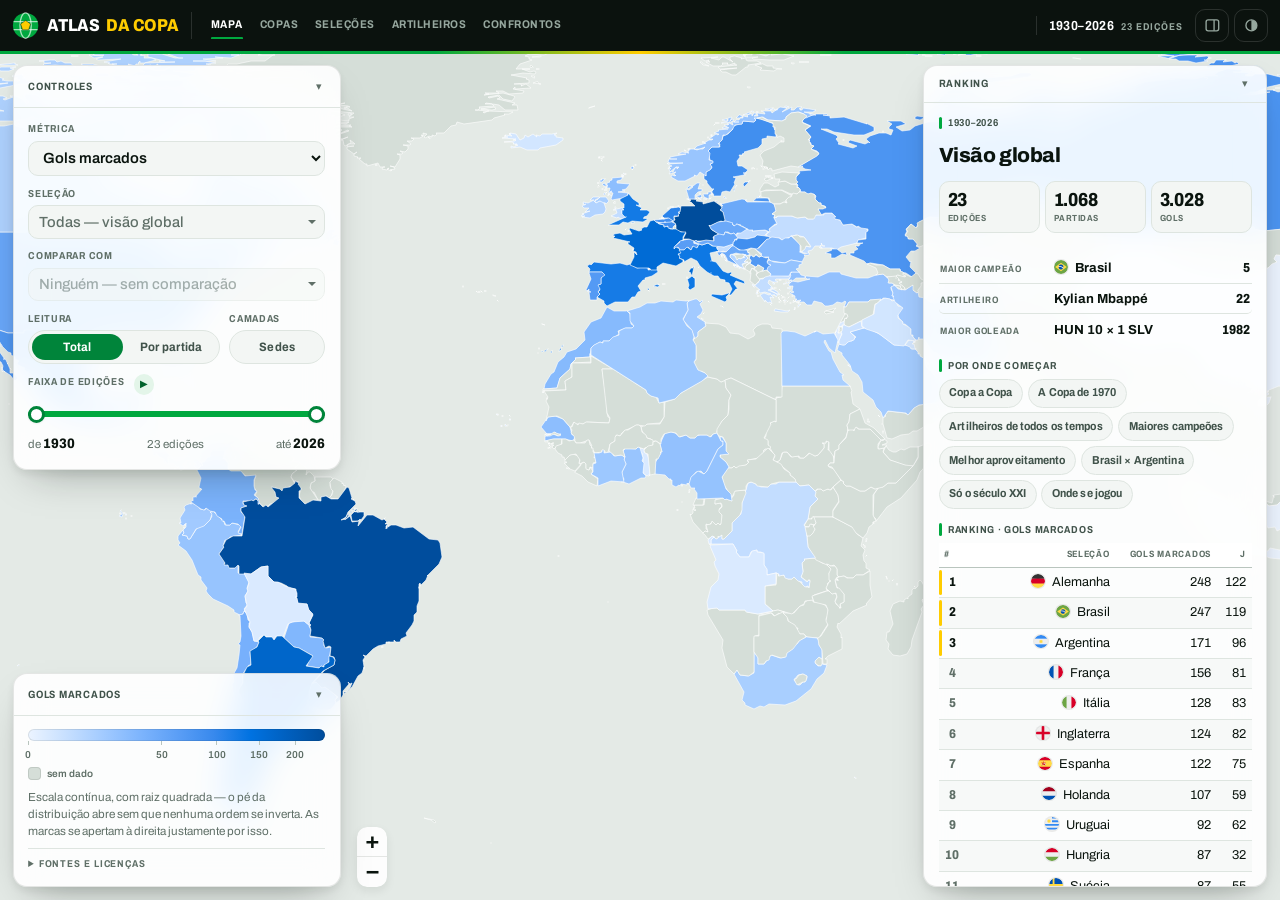
<file: web/index.html>
<!doctype html>
<html lang="pt-BR">
<head>
<meta charset="utf-8">
<meta name="viewport" content="width=device-width, initial-scale=1, viewport-fit=cover">
<title>Atlas da Copa do Mundo — 1930–2026</title>
<meta name="description" content="Mapa-múndi coroplético com o histórico da Copa do Mundo masculina: 1.068 partidas, 83 seleções, 23 edições.">
<meta name="theme-color" content="#0B120E">
<link rel="icon" href="favicon.svg" type="image/svg+xml">

<!-- O que WhatsApp, X e Telegram mostram quando alguém cola o link — e no
     Brasil o link circula justamente por lá. Sem estas linhas o prévia era a
     URL crua. Falta a `og:image`, e a falta é deliberada: gerar o cartão de
     1200×630 exigiria um renderizador de imagem no pipeline (Pillow, cairosvg)
     por causa de um único arquivo estático. Sem ela a prévia é só texto, com
     título e descrição — que é o que estas linhas garantem. -->
<meta property="og:type" content="website">
<meta property="og:site_name" content="Atlas da Copa do Mundo">
<meta property="og:locale" content="pt_BR">
<meta property="og:title" content="Atlas da Copa do Mundo — 1930 a 2026">
<meta property="og:description" content="Todas as Copas do Mundo no mapa: 23 edições, 1.068 partidas, 3.028 gols e 83 seleções, com placar, artilheiros e confronto direto.">
<meta property="og:url" content="https://alaindelon96.github.io/atlas-copa-mundo/">
<meta name="twitter:card" content="summary">
<meta name="twitter:title" content="Atlas da Copa do Mundo — 1930 a 2026">
<meta name="twitter:description" content="Todas as Copas do Mundo no mapa: 23 edições, 1.068 partidas, 3.028 gols e 83 seleções.">
<!-- A fonte da interface inteira é a primeira coisa que a página desenha, e o
     `@font-face` só é descoberto depois que o CSS chega — dois passos em série.
     O preload encurta para um. `crossorigin` é obrigatório mesmo sendo arquivo
     local: fonte é sempre buscada em modo CORS, e sem o atributo o navegador
     baixa duas vezes. Só o subconjunto latino: o latin-ext existe para nomes de
     jogador (Šuker, Łukasz) e o `unicode-range` só o busca quando aparece um. -->
<link rel="preload" href="vendor/fonts/archivo-latin.woff2" as="font" type="font/woff2" crossorigin>
<link rel="stylesheet" href="vendor/leaflet.css">
<link rel="stylesheet" href="style.css">
</head>
<body>

<!-- O mapa ocupa a janela inteira; tudo o mais flutua por cima. -->
<div id="map" role="application" aria-label="Mapa-múndi coroplético"></div>

<!-- A faixa da marca.
     Ela não existia: o `<h1>` era só para leitor de tela, sob a ideia de que o
     mapa é o próprio título. Isso funciona para quem já sabe onde chegou e falha
     para todo o resto — um mapa colorido sem cabeçalho não diz de que assunto
     ele é, e é justamente o cabeçalho que ge.globo, Lance! e CazéTV usam para
     dizer isso em meio segundo. Ela é preta, e não verde como a dessas três,
     por um motivo que só existe aqui: metade da tela é dado colorido, e uma
     barra verde por cima de um mapa que às vezes fica verde (Nigéria, Argélia,
     México) confundiria marca com escala. O verde e o amarelo entram na marca e
     na faixa de 3px, onde não disputam com nada. -->
<header class="masthead">
  <h1 class="brand">
    <svg class="brand-mark" viewBox="0 0 24 24" aria-hidden="true" focusable="false">
      <circle cx="12" cy="12" r="11.2" fill="var(--accent-vivid)"></circle>
      <g fill="none" stroke="rgba(255,255,255,.65)" stroke-width="1.15">
        <ellipse cx="12" cy="12" rx="5" ry="11.2"></ellipse>
        <path d="M1.4 8.5h21.2M1.4 15.5h21.2"></path>
      </g>
      <path d="M12 7.4 16.38 10.58 14.7 15.72 9.3 15.72 7.63 10.58Z"
            fill="var(--gold)" stroke="rgba(4,20,10,.55)" stroke-width=".7"
            stroke-linejoin="round"></path>
    </svg>
    <span class="brand-name">Atlas <b>da Copa</b></span>
  </h1>

  <!-- As cinco portas da página, na barra da marca.
       Elas existem porque as telas existiam e não se anunciavam: a Copa, a
       seleção, o artilheiro e o confronto só se alcançavam por uma tarja na
       abertura ou por um seletor dentro de um cartão — quem fechasse a abertura
       perdia o caminho. Aqui elas ficam sempre visíveis, e cada uma é um
       `<a href="#…">` de verdade, como as tarjas: a URL já descreve o estado
       inteiro, então navegar não custa código novo nenhum.

       "Mapa" é o estado sem nada escolhido — a visão global. As outras quatro
       são índices: 23 Copas, 83 seleções, 1.624 artilheiros, 682 confrontos. -->
  <nav class="masthead-nav" aria-label="Seções do atlas">
    <a href="#" data-nav="map">Mapa</a>
    <a href="#copa=1" data-nav="editions">Copas</a>
    <a href="#selecoes=1" data-nav="teams">Seleções</a>
    <a href="#art=1" data-nav="scorers">Artilheiros</a>
    <a href="#confrontos=1" data-nav="duels">Confrontos</a>
  </nav>

  <!-- O recorte que está no ar, na faixa da marca — o mesmo texto que o painel
       repete lá embaixo. Ele fica aqui porque é o estado global da página: com
       os cartões recolhidos, some tudo menos isto. -->
  <p class="masthead-span"><b id="head-span">1930–2026</b><span id="head-count"></span></p>

  <div class="masthead-actions">
    <button id="panels" class="icon-btn" type="button"
            aria-pressed="false" title="Recolher todos os painéis">
      <svg viewBox="0 0 20 20" aria-hidden="true" focusable="false">
        <rect x="2.5" y="3.5" width="15" height="13" rx="2.5" fill="none"
              stroke="currentColor" stroke-width="1.6"></rect>
        <path d="M12 3.5v13" stroke="currentColor" stroke-width="1.6"></path>
      </svg>
      <span class="sr-only">Recolher todos os painéis</span>
    </button>
    <button id="theme" class="icon-btn" type="button" title="Alternar tema">
      <svg viewBox="0 0 20 20" aria-hidden="true" focusable="false">
        <circle cx="10" cy="10" r="6.5" fill="none" stroke="currentColor" stroke-width="1.6"></circle>
        <path d="M10 3.5a6.5 6.5 0 0 1 0 13Z" fill="currentColor"></path>
      </svg>
      <span class="sr-only">Alternar tema</span>
    </button>
  </div>
</header>

<!-- A camada de interface não recebe ponteiro; só os painéis dentro dela
     recebem. Sem isso, o espaço vazio entre os cartões engoliria o arrasto do
     mapa e metade da tela deixaria de ser mapa. -->
<div class="ui">

  <!-- Cada cartão recolhe sozinho, e recolhido vira só a sua barra de título —
       nunca some de vez. Um painel que desaparece por inteiro precisa de um
       segundo controle, em outro lugar, para voltar; a barra é o próprio
       caminho de volta. -->
  <section class="hud card controls" id="card-controls" aria-label="Controles do mapa">
    <div class="card-head">
      <span class="card-title">Controles</span>
      <button class="card-toggle" type="button" data-card="controls"
              aria-expanded="true" aria-controls="body-controls" title="Recolher">▾</button>
    </div>
    <div class="card-body" id="body-controls">
      <div class="field">
        <label for="metric">Métrica</label>
        <select id="metric"></select>
      </div>

      <!-- Os dois seletores de seleção são caixas de busca, não `<select>`.
           São 83 países em ordem alfabética: achar a Coreia do Sul numa lista
           dessas é rolagem, e quem sabe o que procura já sabe digitar. A caixa
           aceita o nome ("coreia"), a sigla ("KOR") e ignora acento, que é
           exatamente como um placar de transmissão nomeia um time.

           A lista de opções é construída em `map.js` e vive presa ao `<body>`,
           não aqui dentro: o cartão tem `overflow` para poder rolar em tela
           baixa, e uma lista desenhada dentro dele seria cortada na primeira
           linha. -->
      <div class="field">
        <label for="team">Seleção</label>
        <div class="combo" data-combo="team">
          <input id="team" type="text" role="combobox" autocomplete="off"
                 spellcheck="false" aria-expanded="false" aria-autocomplete="list"
                 aria-controls="team-list" placeholder="Todas — visão global">
          <button type="button" class="combo-clear" tabindex="-1"
                  aria-label="Limpar seleção" hidden>×</button>
        </div>
      </div>

      <div class="field">
        <label for="versus">Comparar com</label>
        <div class="combo" data-combo="versus">
          <input id="versus" type="text" role="combobox" autocomplete="off"
                 spellcheck="false" aria-expanded="false" aria-autocomplete="list"
                 aria-controls="versus-list" placeholder="Ninguém — sem comparação">
          <button type="button" class="combo-clear" tabindex="-1"
                  aria-label="Limpar comparação" hidden>×</button>
        </div>
      </div>

      <!-- Leitura e camadas dividem a linha: são os dois interruptores do mapa,
           e empilhados custavam uma faixa de ~55px que, numa janela de 720px,
           era exatamente o que faltava para o slider de anos caber no cartão. -->
      <div class="field-row">
        <div class="field">
          <span class="legend" id="mode-label">Leitura</span>
          <div class="segmented" role="group" aria-labelledby="mode-label">
            <button type="button" id="mode-total" aria-pressed="true">Total</button>
            <button type="button" id="mode-rate" aria-pressed="false">Por partida</button>
          </div>
        </div>

        <div class="field">
          <span class="legend" id="layers-label">Camadas</span>
          <div class="segmented" role="group" aria-labelledby="layers-label">
            <button type="button" id="layer-venues" aria-pressed="false">Sedes</button>
          </div>
        </div>
      </div>

      <div class="field">
        <span class="legend" id="years-label">Faixa de edições
          <button type="button" id="play" class="play" aria-pressed="false"
                  title="Percorrer as edições">▶</button>
        </span>
        <div class="range" role="group" aria-labelledby="years-label">
          <div class="track"><div class="fill" id="range-fill"></div></div>
          <input type="range" id="year-from" aria-label="Primeira edição">
          <input type="range" id="year-to" aria-label="Última edição">
        </div>
        <div class="range-read">
          <span>de <b id="read-from">1930</b></span>
          <span id="read-count"></span>
          <span>até <b id="read-to">2026</b></span>
        </div>
      </div>
    </div>
  </section>

  <div class="hud card legend-card" id="card-legend">
    <div class="card-head">
      <span class="card-title" id="scale-title">Escala</span>
      <button class="card-toggle" type="button" data-card="legend"
              aria-expanded="true" aria-controls="body-legend" title="Recolher">▾</button>
    </div>
    <div class="card-body" id="body-legend">
      <div id="scale"></div>
      <p class="scale-note" id="scale-note"></p>
      <details class="credits">
        <summary>Fontes e licenças</summary>
        <div>
          Gerado de <code>data/processed/team_matches.csv</code> por <code>etl/metrics.py</code> ·
          escopo: Copa masculina ·
          <a href="https://github.com/alaindelon96/atlas-copa-mundo">repositório</a>.
          Dados: Fjelstul World Cup Database (CC&nbsp;BY-SA&nbsp;4.0) para 1930–2022;
          Wikipédia em inglês (CC&nbsp;BY-SA&nbsp;4.0) para 2026; fronteiras:
          Natural Earth (domínio público). Cores das seleções curadas em
          <code>reference/team_colors.csv</code>. Tipografia: Archivo
          (SIL&nbsp;OFL&nbsp;1.1).
        </div>
      </details>
    </div>
  </div>

  <aside class="hud card side" id="card-side">
    <div class="card-head">
      <span class="card-title" id="side-title">Resumo</span>
      <button class="card-toggle" type="button" data-card="side"
              aria-expanded="true" aria-controls="panel" title="Recolher">▾</button>
    </div>
    <!-- As duas classes são necessárias: `card-body` é o cartão (recolher,
         rolagem, espaçamento) e `panel` é o conteúdo (a tarja verde de
         editoria antes de cada `.sub`, o tamanho do `h2`, a bandeira maior no
         título). A folha de estilo sempre teve as regras `.panel …`, e este
         elemento nunca teve a classe — os rótulos de seção saíam como texto
         corrido desde a Etapa 4e. -->
    <div class="card-body panel" id="panel" aria-live="polite"></div>
  </aside>

  <!-- O aviso da autoconferência é um cartão amarelo: em futebol amarelo é
       exatamente isto — advertência, o jogo continua. Vermelho aqui seria
       exagero (a página não parou) e verde diria o contrário do que ele diz. -->
  <div id="alarm" class="hud alarm" role="status">
    <b>Conferência</b>
    <span id="alarm-text"></span>
  </div>

</div>

<script src="vendor/leaflet.js"></script>
<script src="map.js"></script>
</body>
</html>
</file>
<file: web/vendor/leaflet.css>
/* required styles */

.leaflet-pane,
.leaflet-tile,
.leaflet-marker-icon,
.leaflet-marker-shadow,
.leaflet-tile-container,
.leaflet-pane > svg,
.leaflet-pane > canvas,
.leaflet-zoom-box,
.leaflet-image-layer,
.leaflet-layer {
	position: absolute;
	left: 0;
	top: 0;
	}
.leaflet-container {
	overflow: hidden;
	}
.leaflet-tile,
.leaflet-marker-icon,
.leaflet-marker-shadow {
	-webkit-user-select: none;
	   -moz-user-select: none;
	        user-select: none;
	  -webkit-user-drag: none;
	}
/* Prevents IE11 from highlighting tiles in blue */
.leaflet-tile::selection {
	background: transparent;
}
/* Safari renders non-retina tile on retina better with this, but Chrome is worse */
.leaflet-safari .leaflet-tile {
	image-rendering: -webkit-optimize-contrast;
	}
/* hack that prevents hw layers "stretching" when loading new tiles */
.leaflet-safari .leaflet-tile-container {
	width: 1600px;
	height: 1600px;
	-webkit-transform-origin: 0 0;
	}
.leaflet-marker-icon,
.leaflet-marker-shadow {
	display: block;
	}
/* .leaflet-container svg: reset svg max-width decleration shipped in Joomla! (joomla.org) 3.x */
/* .leaflet-container img: map is broken in FF if you have max-width: 100% on tiles */
.leaflet-container .leaflet-overlay-pane svg {
	max-width: none !important;
	max-height: none !important;
	}
.leaflet-container .leaflet-marker-pane img,
.leaflet-container .leaflet-shadow-pane img,
.leaflet-container .leaflet-tile-pane img,
.leaflet-container img.leaflet-image-layer,
.leaflet-container .leaflet-tile {
	max-width: none !important;
	max-height: none !important;
	width: auto;
	padding: 0;
	}

.leaflet-container img.leaflet-tile {
	/* See: https://bugs.chromium.org/p/chromium/issues/detail?id=600120 */
	mix-blend-mode: plus-lighter;
}

.leaflet-container.leaflet-touch-zoom {
	-ms-touch-action: pan-x pan-y;
	touch-action: pan-x pan-y;
	}
.leaflet-container.leaflet-touch-drag {
	-ms-touch-action: pinch-zoom;
	/* Fallback for FF which doesn't support pinch-zoom */
	touch-action: none;
	touch-action: pinch-zoom;
}
.leaflet-container.leaflet-touch-drag.leaflet-touch-zoom {
	-ms-touch-action: none;
	touch-action: none;
}
.leaflet-container {
	-webkit-tap-highlight-color: transparent;
}
.leaflet-container a {
	-webkit-tap-highlight-color: rgba(51, 181, 229, 0.4);
}
.leaflet-tile {
	filter: inherit;
	visibility: hidden;
	}
.leaflet-tile-loaded {
	visibility: inherit;
	}
.leaflet-zoom-box {
	width: 0;
	height: 0;
	-moz-box-sizing: border-box;
	     box-sizing: border-box;
	z-index: 800;
	}
/* workaround for https://bugzilla.mozilla.org/show_bug.cgi?id=888319 */
.leaflet-overlay-pane svg {
	-moz-user-select: none;
	}

.leaflet-pane         { z-index: 400; }

.leaflet-tile-pane    { z-index: 200; }
.leaflet-overlay-pane { z-index: 400; }
.leaflet-shadow-pane  { z-index: 500; }
.leaflet-marker-pane  { z-index: 600; }
.leaflet-tooltip-pane   { z-index: 650; }
.leaflet-popup-pane   { z-index: 700; }

.leaflet-map-pane canvas { z-index: 100; }
.leaflet-map-pane svg    { z-index: 200; }

.leaflet-vml-shape {
	width: 1px;
	height: 1px;
	}
.lvml {
	behavior: url(#default#VML);
	display: inline-block;
	position: absolute;
	}


/* control positioning */

.leaflet-control {
	position: relative;
	z-index: 800;
	pointer-events: visiblePainted; /* IE 9-10 doesn't have auto */
	pointer-events: auto;
	}
.leaflet-top,
.leaflet-bottom {
	position: absolute;
	z-index: 1000;
	pointer-events: none;
	}
.leaflet-top {
	top: 0;
	}
.leaflet-right {
	right: 0;
	}
.leaflet-bottom {
	bottom: 0;
	}
.leaflet-left {
	left: 0;
	}
.leaflet-control {
	float: left;
	clear: both;
	}
.leaflet-right .leaflet-control {
	float: right;
	}
.leaflet-top .leaflet-control {
	margin-top: 10px;
	}
.leaflet-bottom .leaflet-control {
	margin-bottom: 10px;
	}
.leaflet-left .leaflet-control {
	margin-left: 10px;
	}
.leaflet-right .leaflet-control {
	margin-right: 10px;
	}


/* zoom and fade animations */

.leaflet-fade-anim .leaflet-popup {
	opacity: 0;
	-webkit-transition: opacity 0.2s linear;
	   -moz-transition: opacity 0.2s linear;
	        transition: opacity 0.2s linear;
	}
.leaflet-fade-anim .leaflet-map-pane .leaflet-popup {
	opacity: 1;
	}
.leaflet-zoom-animated {
	-webkit-transform-origin: 0 0;
	    -ms-transform-origin: 0 0;
	        transform-origin: 0 0;
	}
svg.leaflet-zoom-animated {
	will-change: transform;
}

.leaflet-zoom-anim .leaflet-zoom-animated {
	-webkit-transition: -webkit-transform 0.25s cubic-bezier(0,0,0.25,1);
	   -moz-transition:    -moz-transform 0.25s cubic-bezier(0,0,0.25,1);
	        transition:         transform 0.25s cubic-bezier(0,0,0.25,1);
	}
.leaflet-zoom-anim .leaflet-tile,
.leaflet-pan-anim .leaflet-tile {
	-webkit-transition: none;
	   -moz-transition: none;
	        transition: none;
	}

.leaflet-zoom-anim .leaflet-zoom-hide {
	visibility: hidden;
	}


/* cursors */

.leaflet-interactive {
	cursor: pointer;
	}
.leaflet-grab {
	cursor: -webkit-grab;
	cursor:    -moz-grab;
	cursor:         grab;
	}
.leaflet-crosshair,
.leaflet-crosshair .leaflet-interactive {
	cursor: crosshair;
	}
.leaflet-popup-pane,
.leaflet-control {
	cursor: auto;
	}
.leaflet-dragging .leaflet-grab,
.leaflet-dragging .leaflet-grab .leaflet-interactive,
.leaflet-dragging .leaflet-marker-draggable {
	cursor: move;
	cursor: -webkit-grabbing;
	cursor:    -moz-grabbing;
	cursor:         grabbing;
	}

/* marker & overlays interactivity */
.leaflet-marker-icon,
.leaflet-marker-shadow,
.leaflet-image-layer,
.leaflet-pane > svg path,
.leaflet-tile-container {
	pointer-events: none;
	}

.leaflet-marker-icon.leaflet-interactive,
.leaflet-image-layer.leaflet-interactive,
.leaflet-pane > svg path.leaflet-interactive,
svg.leaflet-image-layer.leaflet-interactive path {
	pointer-events: visiblePainted; /* IE 9-10 doesn't have auto */
	pointer-events: auto;
	}

/* visual tweaks */

.leaflet-container {
	background: #ddd;
	outline-offset: 1px;
	}
.leaflet-container a {
	color: #0078A8;
	}
.leaflet-zoom-box {
	border: 2px dotted #38f;
	background: rgba(255,255,255,0.5);
	}


/* general typography */
.leaflet-container {
	font-family: "Helvetica Neue", Arial, Helvetica, sans-serif;
	font-size: 12px;
	font-size: 0.75rem;
	line-height: 1.5;
	}


/* general toolbar styles */

.leaflet-bar {
	box-shadow: 0 1px 5px rgba(0,0,0,0.65);
	border-radius: 4px;
	}
.leaflet-bar a {
	background-color: #fff;
	border-bottom: 1px solid #ccc;
	width: 26px;
	height: 26px;
	line-height: 26px;
	display: block;
	text-align: center;
	text-decoration: none;
	color: black;
	}
.leaflet-bar a,
.leaflet-control-layers-toggle {
	background-position: 50% 50%;
	background-repeat: no-repeat;
	display: block;
	}
.leaflet-bar a:hover,
.leaflet-bar a:focus {
	background-color: #f4f4f4;
	}
.leaflet-bar a:first-child {
	border-top-left-radius: 4px;
	border-top-right-radius: 4px;
	}
.leaflet-bar a:last-child {
	border-bottom-left-radius: 4px;
	border-bottom-right-radius: 4px;
	border-bottom: none;
	}
.leaflet-bar a.leaflet-disabled {
	cursor: default;
	background-color: #f4f4f4;
	color: #bbb;
	}

.leaflet-touch .leaflet-bar a {
	width: 30px;
	height: 30px;
	line-height: 30px;
	}
.leaflet-touch .leaflet-bar a:first-child {
	border-top-left-radius: 2px;
	border-top-right-radius: 2px;
	}
.leaflet-touch .leaflet-bar a:last-child {
	border-bottom-left-radius: 2px;
	border-bottom-right-radius: 2px;
	}

/* zoom control */

.leaflet-control-zoom-in,
.leaflet-control-zoom-out {
	font: bold 18px 'Lucida Console', Monaco, monospace;
	text-indent: 1px;
	}

.leaflet-touch .leaflet-control-zoom-in, .leaflet-touch .leaflet-control-zoom-out  {
	font-size: 22px;
	}


/* layers control */

.leaflet-control-layers {
	box-shadow: 0 1px 5px rgba(0,0,0,0.4);
	background: #fff;
	border-radius: 5px;
	}
.leaflet-control-layers-toggle {
	background-image: url(images/layers.png);
	width: 36px;
	height: 36px;
	}
.leaflet-retina .leaflet-control-layers-toggle {
	background-image: url(images/layers-2x.png);
	background-size: 26px 26px;
	}
.leaflet-touch .leaflet-control-layers-toggle {
	width: 44px;
	height: 44px;
	}
.leaflet-control-layers .leaflet-control-layers-list,
.leaflet-control-layers-expanded .leaflet-control-layers-toggle {
	display: none;
	}
.leaflet-control-layers-expanded .leaflet-control-layers-list {
	display: block;
	position: relative;
	}
.leaflet-control-layers-expanded {
	padding: 6px 10px 6px 6px;
	color: #333;
	background: #fff;
	}
.leaflet-control-layers-scrollbar {
	overflow-y: scroll;
	overflow-x: hidden;
	padding-right: 5px;
	}
.leaflet-control-layers-selector {
	margin-top: 2px;
	position: relative;
	top: 1px;
	}
.leaflet-control-layers label {
	display: block;
	font-size: 13px;
	font-size: 1.08333em;
	}
.leaflet-control-layers-separator {
	height: 0;
	border-top: 1px solid #ddd;
	margin: 5px -10px 5px -6px;
	}

/* Default icon URLs */
.leaflet-default-icon-path { /* used only in path-guessing heuristic, see L.Icon.Default */
	background-image: url(images/marker-icon.png);
	}


/* attribution and scale controls */

.leaflet-container .leaflet-control-attribution {
	background: #fff;
	background: rgba(255, 255, 255, 0.8);
	margin: 0;
	}
.leaflet-control-attribution,
.leaflet-control-scale-line {
	padding: 0 5px;
	color: #333;
	line-height: 1.4;
	}
.leaflet-control-attribution a {
	text-decoration: none;
	}
.leaflet-control-attribution a:hover,
.leaflet-control-attribution a:focus {
	text-decoration: underline;
	}
.leaflet-attribution-flag {
	display: inline !important;
	vertical-align: baseline !important;
	width: 1em;
	height: 0.6669em;
	}
.leaflet-left .leaflet-control-scale {
	margin-left: 5px;
	}
.leaflet-bottom .leaflet-control-scale {
	margin-bottom: 5px;
	}
.leaflet-control-scale-line {
	border: 2px solid #777;
	border-top: none;
	line-height: 1.1;
	padding: 2px 5px 1px;
	white-space: nowrap;
	-moz-box-sizing: border-box;
	     box-sizing: border-box;
	background: rgba(255, 255, 255, 0.8);
	text-shadow: 1px 1px #fff;
	}
.leaflet-control-scale-line:not(:first-child) {
	border-top: 2px solid #777;
	border-bottom: none;
	margin-top: -2px;
	}
.leaflet-control-scale-line:not(:first-child):not(:last-child) {
	border-bottom: 2px solid #777;
	}

.leaflet-touch .leaflet-control-attribution,
.leaflet-touch .leaflet-control-layers,
.leaflet-touch .leaflet-bar {
	box-shadow: none;
	}
.leaflet-touch .leaflet-control-layers,
.leaflet-touch .leaflet-bar {
	border: 2px solid rgba(0,0,0,0.2);
	background-clip: padding-box;
	}


/* popup */

.leaflet-popup {
	position: absolute;
	text-align: center;
	margin-bottom: 20px;
	}
.leaflet-popup-content-wrapper {
	padding: 1px;
	text-align: left;
	border-radius: 12px;
	}
.leaflet-popup-content {
	margin: 13px 24px 13px 20px;
	line-height: 1.3;
	font-size: 13px;
	font-size: 1.08333em;
	min-height: 1px;
	}
.leaflet-popup-content p {
	margin: 17px 0;
	margin: 1.3em 0;
	}
.leaflet-popup-tip-container {
	width: 40px;
	height: 20px;
	position: absolute;
	left: 50%;
	margin-top: -1px;
	margin-left: -20px;
	overflow: hidden;
	pointer-events: none;
	}
.leaflet-popup-tip {
	width: 17px;
	height: 17px;
	padding: 1px;

	margin: -10px auto 0;
	pointer-events: auto;

	-webkit-transform: rotate(45deg);
	   -moz-transform: rotate(45deg);
	    -ms-transform: rotate(45deg);
	        transform: rotate(45deg);
	}
.leaflet-popup-content-wrapper,
.leaflet-popup-tip {
	background: white;
	color: #333;
	box-shadow: 0 3px 14px rgba(0,0,0,0.4);
	}
.leaflet-container a.leaflet-popup-close-button {
	position: absolute;
	top: 0;
	right: 0;
	border: none;
	text-align: center;
	width: 24px;
	height: 24px;
	font: 16px/24px Tahoma, Verdana, sans-serif;
	color: #757575;
	text-decoration: none;
	background: transparent;
	}
.leaflet-container a.leaflet-popup-close-button:hover,
.leaflet-container a.leaflet-popup-close-button:focus {
	color: #585858;
	}
.leaflet-popup-scrolled {
	overflow: auto;
	}

.leaflet-oldie .leaflet-popup-content-wrapper {
	-ms-zoom: 1;
	}
.leaflet-oldie .leaflet-popup-tip {
	width: 24px;
	margin: 0 auto;

	-ms-filter: "progid:DXImageTransform.Microsoft.Matrix(M11=0.70710678, M12=0.70710678, M21=-0.70710678, M22=0.70710678)";
	filter: progid:DXImageTransform.Microsoft.Matrix(M11=0.70710678, M12=0.70710678, M21=-0.70710678, M22=0.70710678);
	}

.leaflet-oldie .leaflet-control-zoom,
.leaflet-oldie .leaflet-control-layers,
.leaflet-oldie .leaflet-popup-content-wrapper,
.leaflet-oldie .leaflet-popup-tip {
	border: 1px solid #999;
	}


/* div icon */

.leaflet-div-icon {
	background: #fff;
	border: 1px solid #666;
	}


/* Tooltip */
/* Base styles for the element that has a tooltip */
.leaflet-tooltip {
	position: absolute;
	padding: 6px;
	background-color: #fff;
	border: 1px solid #fff;
	border-radius: 3px;
	color: #222;
	white-space: nowrap;
	-webkit-user-select: none;
	-moz-user-select: none;
	-ms-user-select: none;
	user-select: none;
	pointer-events: none;
	box-shadow: 0 1px 3px rgba(0,0,0,0.4);
	}
.leaflet-tooltip.leaflet-interactive {
	cursor: pointer;
	pointer-events: auto;
	}
.leaflet-tooltip-top:before,
.leaflet-tooltip-bottom:before,
.leaflet-tooltip-left:before,
.leaflet-tooltip-right:before {
	position: absolute;
	pointer-events: none;
	border: 6px solid transparent;
	background: transparent;
	content: "";
	}

/* Directions */

.leaflet-tooltip-bottom {
	margin-top: 6px;
}
.leaflet-tooltip-top {
	margin-top: -6px;
}
.leaflet-tooltip-bottom:before,
.leaflet-tooltip-top:before {
	left: 50%;
	margin-left: -6px;
	}
.leaflet-tooltip-top:before {
	bottom: 0;
	margin-bottom: -12px;
	border-top-color: #fff;
	}
.leaflet-tooltip-bottom:before {
	top: 0;
	margin-top: -12px;
	margin-left: -6px;
	border-bottom-color: #fff;
	}
.leaflet-tooltip-left {
	margin-left: -6px;
}
.leaflet-tooltip-right {
	margin-left: 6px;
}
.leaflet-tooltip-left:before,
.leaflet-tooltip-right:before {
	top: 50%;
	margin-top: -6px;
	}
.leaflet-tooltip-left:before {
	right: 0;
	margin-right: -12px;
	border-left-color: #fff;
	}
.leaflet-tooltip-right:before {
	left: 0;
	margin-left: -12px;
	border-right-color: #fff;
	}

/* Printing */

@media print {
	/* Prevent printers from removing background-images of controls. */
	.leaflet-control {
		-webkit-print-color-adjust: exact;
		print-color-adjust: exact;
		}
	}
</file>
<file: web/style.css>
/* Atlas da Copa do Mundo — o cromo da página
 *
 * **As rampas de cor do dado não estão aqui.** Elas dependem da seleção
 * escolhida — o mapa de confronto direto é pintado na cor da própria seleção —,
 * então são geradas em `etl/color.py` a partir de `reference/team_colors.csv` e
 * chegam prontas em `web/data/colors.json`, nos dois modos.
 *
 * O que sobra aqui é o cromo: superfícies, tinta, réguas — e `--absent`, o cinza
 * de "não jogou nesta faixa". Esse cinza é a única cor de dado no CSS porque é a
 * única que não depende de seleção nenhuma. Ele é deliberadamente acromático: as
 * rampas geradas sempre carregam um traço do matiz da seleção, inclusive no
 * passo mais fraco, para que "zero" nunca se confunda com "sem dado".
 *
 * ----------------------------------------------------------------------------
 * A IDENTIDADE, E POR QUE ELA MUDOU
 *
 * A página era um atlas de dado: acento verde-esmeralda, rótulos em monoespaçada
 * versalete, nenhum cabeçalho. Bonito e mudo — quem chega de um link não
 * descobre em meio segundo que aquilo é sobre futebol. As três referências do
 * público brasileiro resolvem isso do mesmo jeito e com a mesma paleta:
 *
 *   ge.globo    barra de navegação verde #06AA48, tarja vermelha de AO VIVO,
 *               cartelas de placar com sigla de três letras e escudo
 *   Lance!      cabeçalho verde #00A021, verde profundo #007A17 no texto,
 *               amarelo puro de destaque, vermelho #E3262E no tempo real
 *   CazéTV      amarelo, azul, preto e branco — o preto estrutural com o
 *               amarelo como marca
 *
 * O denominador é **verde, amarelo e preto**, que é a paleta da própria
 * seleção. É essa que a página usa agora, com três decisões próprias:
 *
 * 1. A FAIXA DA MARCA É PRETA, não verde como a das três. Metade da tela aqui é
 *    dado colorido, e há seleções verdes (Nigéria, Argélia, México, Arábia
 *    Saudita): uma barra verde por cima de um mapa que às vezes fica verde faria
 *    o olho ler a marca como parte da escala. O verde e o amarelo entram na
 *    marca, na faixa de 3px e nos estados ativos — nunca em área grande.
 *
 * 2. O ACENTO NUNCA É AZUL. Regra antiga que continua valendo, e pelo mesmo
 *    motivo: azul é a rampa da visão global, e um botão azul ao lado de um mapa
 *    azul se lê como legenda.
 *
 * 3. OS RÓTULOS MICRO DEIXARAM A MONOESPAÇADA. Versalete em monoespaçada é a
 *    assinatura do jornalismo de dados, não a do futebol — ge e Lance! usam
 *    caixa-alta condensada e pesada. A monoespaçada sobrou onde ela é literal:
 *    nomes de arquivo nos créditos.
 *
 * **Layout: o mapa é a página.** Ele ocupa a janela inteira e os painéis
 * flutuam por cima, em vidro fosco. A camada que os posiciona não recebe
 * ponteiro (`pointer-events:none`) e só os cartões recebem — senão o espaço
 * vazio entre eles engoliria o arrasto e metade da tela deixaria de ser mapa.
 */

/* ---- tipografia vendorizada ----
 *
 * Archivo variável, com os dois eixos (largura 62–125, peso 400–800) num
 * arquivo só. Variável e não estática porque a página precisa das duas pontas:
 * o texto corrido em largura normal e as tarjas, siglas e placares em
 * condensada pesada — que é a voz do futebol na tela. Em arquivos estáticos
 * isso seriam quatro downloads.
 *
 * Os dois subconjuntos são os que o Google Fonts publica, com o mesmo
 * `unicode-range`: o latino cobre a página inteira e o latin-ext só é baixado
 * quando aparece um nome de jogador que precise dele (Šuker, Łukasz, Özil).
 * Licença SIL OFL 1.1 em `vendor/fonts/ARCHIVO-LICENSE.txt`. */
@font-face {
  font-family: "Archivo";
  src: url("vendor/fonts/archivo-latin.woff2") format("woff2");
  font-weight: 400 800; font-stretch: 62% 125%; font-style: normal;
  font-display: swap;
  unicode-range: U+0000-00FF, U+0131, U+0152-0153, U+02BB-02BC, U+02C6, U+02DA,
    U+02DC, U+0304, U+0308, U+0329, U+2000-206F, U+20AC, U+2122, U+2191, U+2193,
    U+2212, U+2215, U+FEFF, U+FFFD;
}
@font-face {
  font-family: "Archivo";
  src: url("vendor/fonts/archivo-latin-ext.woff2") format("woff2");
  font-weight: 400 800; font-stretch: 62% 125%; font-style: normal;
  font-display: swap;
  unicode-range: U+0100-02BA, U+02BD-02C5, U+02C7-02CC, U+02CE-02D7, U+02DD-02FF,
    U+0304, U+0308, U+0329, U+1D00-1DBF, U+1E00-1E9F, U+1EF2-1EFF, U+2020,
    U+20A0-20AB, U+20AD-20C0, U+2113, U+2C60-2C7F, U+A720-A7FF;
}

:root {
  color-scheme: light;

  --surface:#FFFFFF; --surface-2:#F3F6F4; --surface-3:#E6EBE7;
  --ink:#0A140E; --ink-2:#41534B; --ink-3:#5F6F67;
  --rule:#DEE5E0; --rule-strong:#B9C5BE;

  --glass:rgba(255,255,255,.90); --glass-line:rgba(10,20,14,.10);

  /* Dois verdes, e a diferença entre eles é regra de contraste, não gosto.
     `--accent` é o que carrega texto — 4,8:1 com branco por cima, que é o que
     um botão preenchido precisa. `--accent-vivid` é o verde da bandeira, vivo
     demais para levar texto pequeno (3,4:1) e reservado ao que é marca pura:
     o logotipo, a faixa de 3px, o preenchimento do slider, as réguas. */
  --accent:#00843A; --accent-vivid:#00A83F;
  --accent-ink:#FFFFFF; --accent-soft:#E3F5E9;
  --accent-deep:#00622B; --vivid-ink:#04160B;

  --gold:#FFCC00; --gold-ink:#1A1500;

  /* Vitória, empate e derrota. O verde da vitória é o mesmo do acento de
     propósito: em futebol verde já significa "ganhou" em qualquer tabela, e dar
     a ele um segundo verde só ensinaria a página a mentir devagar. */
  --win:#00843A; --draw:#5F6D66; --loss:#CE2B2B; --result-ink:#FFFFFF;
  --zebra:#F7F9F8;

  --warn:#8A5200; --warn-soft:#FFF3D1; --warn-edge:#FFCC00;

  /* fora do dado: nunca disputou uma partida na faixa escolhida */
  --absent:#D5DED8;
  --ocean:#E4EAE6; --coast:#FFFFFF;

  /* A faixa da marca e tudo que é preto estrutural. */
  --chrome:#0B120E; --chrome-ink:#FFFFFF; --chrome-ink-2:#96A79E;
  --chrome-line:rgba(255,255,255,.13);

  /* O alfinete das sedes: cabeça vermelha e agulha metálica. Vermelho e NÃO
     `--accent`: o verde da interface também pinta botões e links, e um marcador
     na cor dos controles se lê como controle. O vermelho de alfinete é
     convenção de localização em mapa. */
  --pin:#E01B24; --pin-needle:#8A97A5;

  --shadow-1:0 1px 2px rgba(10,20,14,.06);
  --shadow-2:0 4px 10px rgba(10,20,14,.08), 0 18px 40px -18px rgba(10,20,14,.35);
  --glow:0 0 0 3px rgba(0,132,58,.20);

  --r-card:14px; --r-input:10px; --r-pill:999px;
  --gap:.8rem; --masthead:3.25rem;

  --sans: "Archivo", system-ui, -apple-system, "Segoe UI", Roboto, "Helvetica Neue", Arial, sans-serif;
  --mono: ui-monospace, "Cascadia Mono", "SF Mono", Consolas, "Liberation Mono", monospace;
}

/* O tema escuro é o do estádio à noite: preto esverdeado, verde elétrico,
   amarelo de placar eletrônico. Os tokens abaixo trocam só o que muda de
   valor — nenhuma cor nasce dentro de um bloco de tema. */
@media (prefers-color-scheme: dark) {
  :root:where(:not([data-theme="light"])) {
    color-scheme: dark;
    --surface:#101815; --surface-2:#18211D; --surface-3:#212C27;
    --ink:#F1F5F2; --ink-2:#A9BAB1; --ink-3:#7E9188;
    --rule:#243029; --rule-strong:#3B4A42;
    --glass:rgba(13,20,16,.88); --glass-line:rgba(255,255,255,.10);
    --accent:#00D45F; --accent-vivid:#00E566;
    --accent-ink:#04160B; --accent-soft:#0B3320;
    --accent-deep:#00D45F; --vivid-ink:#04160B;
    --gold:#FFD400; --gold-ink:#1A1500;
    --win:#00D45F; --draw:#78877F; --loss:#FF5A5A; --result-ink:#04160B;
    --zebra:#141C18;
    --warn:#FFC94D; --warn-soft:#2E2408; --warn-edge:#FFD400;
    --absent:#1D2620;
    --ocean:#080D0A; --coast:#101815;
    --chrome:#070C09; --chrome-ink:#FFFFFF; --chrome-ink-2:#8FA298;
    --chrome-line:rgba(255,255,255,.12);
    --pin:#FF4D4D; --pin-needle:#C3CDD8;
    --shadow-1:0 1px 2px rgba(0,0,0,.5);
    --shadow-2:0 4px 10px rgba(0,0,0,.45), 0 18px 44px -18px rgba(0,0,0,.9);
    --glow:0 0 0 3px rgba(0,212,95,.24);
  }
}

:root[data-theme="dark"] {
  color-scheme: dark;
  --surface:#101815; --surface-2:#18211D; --surface-3:#212C27;
  --ink:#F1F5F2; --ink-2:#A9BAB1; --ink-3:#7E9188;
  --rule:#243029; --rule-strong:#3B4A42;
  --glass:rgba(13,20,16,.88); --glass-line:rgba(255,255,255,.10);
  --accent:#00D45F; --accent-vivid:#00E566;
  --accent-ink:#04160B; --accent-soft:#0B3320;
  --accent-deep:#00D45F; --vivid-ink:#04160B;
  --gold:#FFD400; --gold-ink:#1A1500;
  --win:#00D45F; --draw:#78877F; --loss:#FF5A5A; --result-ink:#04160B;
  --zebra:#141C18;
  --warn:#FFC94D; --warn-soft:#2E2408; --warn-edge:#FFD400;
  --absent:#1D2620;
  --ocean:#080D0A; --coast:#101815;
  --chrome:#070C09; --chrome-ink:#FFFFFF; --chrome-ink-2:#8FA298;
  --chrome-line:rgba(255,255,255,.12);
  --pin:#FF4D4D; --pin-needle:#C3CDD8;
  --shadow-1:0 1px 2px rgba(0,0,0,.5);
  --shadow-2:0 4px 10px rgba(0,0,0,.45), 0 18px 44px -18px rgba(0,0,0,.9);
  --glow:0 0 0 3px rgba(0,212,95,.24);
}

:root[data-theme="light"] {
  color-scheme: light;
  --surface:#FFFFFF; --surface-2:#F3F6F4; --surface-3:#E6EBE7;
  --ink:#0A140E; --ink-2:#41534B; --ink-3:#5F6F67;
  --rule:#DEE5E0; --rule-strong:#B9C5BE;
  --glass:rgba(255,255,255,.90); --glass-line:rgba(10,20,14,.10);
  --accent:#00843A; --accent-vivid:#00A83F;
  --accent-ink:#FFFFFF; --accent-soft:#E3F5E9;
  --accent-deep:#00622B; --vivid-ink:#04160B;
  --gold:#FFCC00; --gold-ink:#1A1500;
  --win:#00843A; --draw:#5F6D66; --loss:#CE2B2B; --result-ink:#FFFFFF;
  --zebra:#F7F9F8;
  --warn:#8A5200; --warn-soft:#FFF3D1; --warn-edge:#FFCC00;
  --absent:#D5DED8;
  --ocean:#E4EAE6; --coast:#FFFFFF;
  --chrome:#0B120E; --chrome-ink:#FFFFFF; --chrome-ink-2:#96A79E;
  --chrome-line:rgba(255,255,255,.13);
  --pin:#E01B24; --pin-needle:#8A97A5;
  --shadow-1:0 1px 2px rgba(10,20,14,.06);
  --shadow-2:0 4px 10px rgba(10,20,14,.08), 0 18px 40px -18px rgba(10,20,14,.35);
  --glow:0 0 0 3px rgba(0,132,58,.20);
}

* { box-sizing:border-box; }

/* ---- a suspensão das transições na troca de tema ----
 *
 * Trocar de tema troca ~35 tokens de cor de uma vez. Toda propriedade que
 * declara `transition` sobre um `var()` entra em transição junto — e o Chrome
 * resolve o valor final errado e o deixa lá. O efeito era permanente e bem
 * visível: depois de um clique no botão de tema, o botão "Total" ficava com o
 * verde e o branco do tema CLARO sobre um painel escuro, e os três `select`
 * ficavam com uma borda cinza-clara. Nada disso voltava ao normal sozinho;
 * só recarregando a página.
 *
 * A classe desliga as transições pelo tempo de dois quadros — o bastante para
 * o novo valor ser aplicado de uma vez, sem transição nenhuma no caminho. Ela
 * é posta e tirada em `map.js`, tanto no botão quanto no ouvinte da troca de
 * tema do sistema, que tem exatamente o mesmo problema.
 *
 * `*::before` e `*::after` entram na lista porque a régua da faixa da marca e
 * a tarja das seções são pseudo-elementos com cor de tema. */
:root.theming, :root.theming *, :root.theming *::before, :root.theming *::after {
  transition:none !important;
}

html, body { height:100%; }
body {
  margin:0; overflow:hidden; background:var(--ocean); color:var(--ink);
  font-family:var(--sans); font-size:15px; line-height:1.5;
  -webkit-font-smoothing:antialiased;
}

h1,h2,h3 { font-family:var(--sans); font-weight:800; margin:0; line-height:1.12;
  letter-spacing:-.02em; }
p { margin:0; }
a { color:var(--accent); text-underline-offset:2px; }
a:focus-visible, button:focus-visible, select:focus-visible, input:focus-visible,
summary:focus-visible {
  outline:2px solid var(--accent); outline-offset:2px; border-radius:6px;
}
code { font-family:var(--mono); font-size:.86em; }

.sr-only {
  position:absolute; width:1px; height:1px; padding:0; margin:-1px;
  overflow:hidden; clip:rect(0 0 0 0); white-space:nowrap; border:0;
}

/* A tarja: caixa-alta condensada e pesada, que é como ge e Lance! rotulam
   editoria, fase e seção. Uma regra só para tudo que é rótulo micro — título de
   cartão, rótulo de campo, cabeçalho de seção do painel, cabeçalho de tabela.
   Ela substituiu a monoespaçada versalete que a página usava nesses mesmos
   lugares: versalete em monoespaçada é a assinatura do jornalismo de dados, e
   nenhuma das três referências a usa. */
.card-title, .field > label, .field > .legend, .panel .sub,
.credits summary, thead th, .tile span {
  font-family:var(--sans); font-weight:700; font-stretch:86%;
  text-transform:uppercase; letter-spacing:.07em;
}

/* ---- o mapa é a página ---- */

#map { position:fixed; inset:0; background:var(--ocean); }
.leaflet-container { font-family:var(--sans); background:var(--ocean); }

/* ---- a faixa da marca ----
 *
 * Fixa, opaca e por cima de tudo: o mapa corre por baixo dela. Fica opaca (e
 * não em vidro fosco como os cartões) porque ela é o único elemento da tela que
 * não é conteúdo — é a moldura, e moldura translúcida vira ruído. */

.masthead {
  position:fixed; top:0; left:0; right:0; z-index:1200;
  height:var(--masthead); display:flex; align-items:center; gap:.75rem;
  padding:0 .75rem; background:var(--chrome); color:var(--chrome-ink);
  border-bottom:1px solid var(--chrome-line);
}
/* A faixa de 3px: verde–amarelo–verde, na diagonal das cores da seleção. É o
   único lugar da página onde as duas cores aparecem juntas em área cheia, e é
   ela que dá o sotaque que uma barra preta sozinha não teria. */
.masthead::after {
  content:""; position:absolute; left:0; right:0; bottom:-3px; height:3px;
  background:linear-gradient(90deg, var(--accent-vivid) 0%, var(--accent-vivid) 34%,
             var(--gold) 50%, var(--accent-vivid) 66%, var(--accent-vivid) 100%);
}

.brand { display:flex; align-items:center; gap:.5rem; min-width:0; }
.brand-mark { width:1.7rem; height:1.7rem; flex:none; display:block; }
.brand-name {
  font-size:1.08rem; font-weight:800; font-stretch:88%; letter-spacing:-.015em;
  text-transform:uppercase; white-space:nowrap; overflow:hidden; text-overflow:ellipsis;
}
.brand-name b { font-weight:800; color:var(--gold); margin-left:.22em; }

/* ---- as cinco portas, na faixa da marca ----
 *
 * As telas existiam e não se anunciavam: a Copa, a seleção, o artilheiro e o
 * confronto só se alcançavam por uma tarja da abertura ou por um seletor dentro
 * de um cartão — e quem fechasse a abertura perdia o caminho de volta. A barra
 * é o índice permanente, no lugar onde ge.globo e Lance! põem as editorias.
 *
 * O item aberto é SUBLINHADO em verde vivo, não preenchido. Preencher cinco
 * pastilhas numa barra preta que já tem logotipo verde-e-amarelo e uma régua de
 * 3px embaixo seria a terceira área colorida em 52px de altura. O sublinhado é
 * a marca de editoria de qualquer capa de jornal esportivo, e cabe na regra da
 * página: verde e amarelo entram em réguas e estados ativos, nunca em área. */
.masthead-nav {
  display:flex; align-items:center; gap:.05rem; min-width:0;
  padding-left:.7rem; border-left:1px solid var(--chrome-line);
}
/* Sem transição na COR, e isso é regra e não descuido. O item aberto se
   distingue por tinta cheia, e uma tinta que chega por transição só chega se o
   navegador estiver desenhando quadros: numa aba em segundo plano a transição
   não avança, o `transitionend` não vem e a cor fica presa no valor inicial —
   "você está aqui" deixa de aparecer. É o mesmo motivo que tirou a animação do
   enquadramento do mapa, e o mesmo bug que a Etapa 4e documentou na troca de
   tema. O fundo pode ter transição: ele é afago de passagem do mouse, e se
   falhar não some informação nenhuma. */
.masthead-nav a {
  display:block; padding:.3rem .5rem 0; border-radius:5px 5px 0 0;
  font-size:.7rem; font-weight:700; font-stretch:88%; letter-spacing:.045em;
  text-transform:uppercase; white-space:nowrap; text-decoration:none;
  color:var(--chrome-ink-2); transition:background .15s;
}
/* A régua embaixo de TODO item, transparente onde não está aberto: se ela só
   existisse no ativo, cada troca de seção mexeria 2px na altura da barra. */
.masthead-nav a::after {
  content:""; display:block; height:2px; margin-top:.26rem;
  border-radius:1px 1px 0 0; background:transparent;
}
.masthead-nav a:hover { color:var(--chrome-ink); background:rgba(255,255,255,.07); }
.masthead-nav a:focus-visible {
  outline:2px solid var(--accent-vivid); outline-offset:-2px; color:var(--chrome-ink);
}
.masthead-nav a[aria-current="page"] { color:var(--chrome-ink); }
.masthead-nav a[aria-current="page"]::after { background:var(--accent-vivid); }

/* O recorte no ar. Encostado na marca, separado por uma régua vertical — é
   informação de estado, não parte do nome. */
.masthead-span {
  display:flex; align-items:baseline; gap:.45rem; min-width:0;
  padding-left:.75rem; border-left:1px solid var(--chrome-line);
  color:var(--chrome-ink-2); white-space:nowrap; overflow:hidden;
}
.masthead-span b {
  color:var(--chrome-ink); font-weight:700; font-stretch:86%; font-size:.82rem;
  letter-spacing:.03em; font-variant-numeric:tabular-nums;
}
.masthead-span span {
  font-size:.62rem; font-weight:700; font-stretch:86%; letter-spacing:.1em;
  text-transform:uppercase;
}

/* O recorte e os botões formam o grupo da direita; a barra de seções fica
   encostada na marca, à esquerda. */
.masthead-span { margin-left:auto; }
.masthead-actions { display:flex; gap:.35rem; flex:none; }
.icon-btn {
  width:2.1rem; height:2.1rem; display:grid; place-items:center; padding:0;
  color:var(--chrome-ink-2); cursor:pointer; background:transparent;
  border:1px solid var(--chrome-line); border-radius:var(--r-input);
  transition:color .15s, background .15s, border-color .15s;
}
.icon-btn svg { width:1.05rem; height:1.05rem; display:block; }
.icon-btn:hover { color:var(--chrome-ink); background:rgba(255,255,255,.08); }
.icon-btn[aria-pressed="true"] {
  background:var(--accent-vivid); border-color:var(--accent-vivid); color:var(--vivid-ink);
}
.icon-btn:focus-visible { outline-color:var(--gold); }

/* ---- a camada de interface ---- */

.ui {
  position:fixed; inset:0; z-index:1000; pointer-events:none;
  display:grid; gap:var(--gap);
  padding:calc(var(--masthead) + var(--gap)) var(--gap) var(--gap);
  grid-template-columns:minmax(0,20.5rem) 1fr minmax(0,21.5rem);
  grid-template-rows:auto 1fr auto;
  grid-template-areas:
    "controls alarm   panel"
    ".        .       panel"
    "legend   .       panel";
}
.ui > * { pointer-events:auto; }

.hud {
  background:var(--glass);
  -webkit-backdrop-filter:blur(16px) saturate(1.4);
  backdrop-filter:blur(16px) saturate(1.4);
  border:1px solid var(--glass-line); border-radius:var(--r-card);
  box-shadow:var(--shadow-2);
}

/* ---- cartões recolhíveis ----
 *
 * Recolher esconde o corpo e deixa a barra de título. Nunca o cartão inteiro: um
 * painel que some por completo precisa de um segundo controle, em outro canto da
 * tela, só para voltar — a barra é o próprio caminho de volta, e fica onde o
 * painel estava. */

.card { display:flex; flex-direction:column; min-height:0; overflow:hidden; }
.card-head {
  display:flex; align-items:center; justify-content:space-between; gap:.5rem;
  padding:.5rem .5rem .5rem .9rem; min-height:2.3rem;
  border-bottom:1px solid var(--rule);
}
.card.collapsed > .card-head { border-bottom:0; }
.card-title {
  font-size:.66rem; color:var(--ink-2);
  overflow:hidden; text-overflow:ellipsis; white-space:nowrap;
}
.card-toggle {
  flex:none; width:1.6rem; height:1.6rem; display:grid; place-items:center;
  font-size:.7rem; line-height:1; color:var(--ink-3); cursor:pointer;
  background:transparent; border:0; border-radius:var(--r-pill);
  transition:transform .18s ease, color .15s, background .15s;
}
.card-toggle:hover { color:var(--ink); background:var(--surface-2); }
.card-body {
  padding:.8rem .9rem .9rem; display:flex; flex-direction:column; gap:.75rem; min-height:0;
}
.card.collapsed > .card-body { display:none; }

/* ---- controles (canto superior esquerdo) ----
 *
 * `align-self:stretch`, e não `start`, nos dois cartões da coluna esquerda. A
 * diferença só aparece em tela baixa, e ali ela é a diferença entre funcionar e
 * não funcionar: com `start` o cartão assume a altura do próprio conteúdo e
 * ignora a linha da grade, então numa janela de 720px os controles (≈490px) e a
 * legenda (≈250px) não cabiam juntos e o segundo era desenhado POR CIMA do
 * primeiro — o slider de anos ficava escondido atrás da legenda. Com `stretch`
 * o cartão é limitado pela linha, e o que não cabe rola dentro dele. Em tela
 * alta a linha `auto` vale exatamente a altura do conteúdo e nada muda. */

.controls { grid-area:controls; align-self:stretch; }
.controls > .card-body { gap:.6rem; overflow-y:auto; scrollbar-width:thin; }
.legend-card > .card-body { overflow-y:auto; scrollbar-width:thin; }
.field { display:flex; flex-direction:column; gap:.28rem; min-width:0; }
.field > label, .field > .legend { font-size:.63rem; color:var(--ink-3); }
/* A leitura tem dois botões e a camada tem um: 2fr/1fr, e não metade para cada,
   senão "Por partida" fica com menos espaço do que "Sedes" precisa. */
.field-row { display:flex; gap:.55rem; min-width:0; }
.field-row > .field:first-child { flex:2 1 0; }
.field-row > .field:last-child { flex:1 1 0; }
select {
  font-family:inherit; font-size:.92rem; font-weight:600; color:var(--ink);
  background:var(--surface-2); border:1px solid var(--rule); border-radius:var(--r-input);
  padding:.48rem .6rem; width:100%; cursor:pointer;
  transition:border-color .15s, box-shadow .15s;
}
select:hover { border-color:var(--rule-strong); }
select:focus { box-shadow:var(--glow); border-color:var(--accent); }
select option:disabled { color:var(--ink-3); }

/* ---- a caixa de busca de seleção ----
 *
 * Um `<select>` com 83 países é rolagem: para chegar na Coreia do Sul você
 * desce a lista inteira, e a busca nativa do `<select>` só casa prefixo, é
 * invisível e some depois de um segundo. Aqui a caixa aceita nome, sigla e
 * texto sem acento, e mostra a bandeira em cada linha — que é o que faz
 * reconhecer um país sem ler.
 *
 * **A lista mora no `<body>`, não dentro do cartão.** O cartão de controles
 * precisa de `overflow` para poder rolar em tela baixa, e qualquer coisa
 * absoluta dentro dele é cortada na borda. Daí ela ser `position:fixed`,
 * posicionada em JavaScript a partir do retângulo da caixa — e fechada na
 * rolagem, porque uma lista `fixed` não acompanha o que rolou embaixo dela. */

.combo { position:relative; display:flex; align-items:center; }
.combo input {
  font-family:inherit; font-size:.92rem; font-weight:600; color:var(--ink);
  background:var(--surface-2); border:1px solid var(--rule); border-radius:var(--r-input);
  padding:.48rem 1.9rem .48rem .6rem; width:100%; min-width:0;
  transition:border-color .15s, box-shadow .15s;
}
.combo input::placeholder { color:var(--ink-3); font-weight:500; }
.combo input:hover { border-color:var(--rule-strong); }
.combo input:focus { box-shadow:var(--glow); border-color:var(--accent); outline:none; }
.combo input:disabled { opacity:.55; cursor:not-allowed; }
/* A seta é de fundo porque o `<input>` não tem uma, e sem ela a caixa não se
   anuncia como lista — vira um campo de texto qualquer. */
.combo::after {
  content:""; position:absolute; right:.62rem; width:0; height:0; pointer-events:none;
  border:4px solid transparent; border-top-color:var(--ink-3); margin-top:4px;
}
.combo:has(.combo-clear:not([hidden]))::after { display:none; }
.combo-clear {
  position:absolute; right:.3rem; width:1.4rem; height:1.4rem; padding:0;
  display:grid; place-items:center; font-size:1rem; line-height:1;
  color:var(--ink-3); background:transparent; border:0; border-radius:var(--r-pill);
  cursor:pointer;
}
/* SEM ESTA LINHA O `hidden` DO BOTÃO NÃO FAZ NADA.
   `display:none` de `[hidden]` vem da folha do navegador, e `display:grid`
   acima é do autor — autor sempre ganha. O `.combo.set(null)` marcava o
   atributo direitinho e o × continuava na tela: um campo escrito "Todas —
   visão global", sem seleção nenhuma, oferecendo limpar o quê. Pior, ele caía
   em cima da seta ▼ (que some por `:has(.combo-clear:not([hidden]))` e por
   isso aparecia certo), e as duas marcas se sobrepunham no mesmo canto.
   `.combo-pop[hidden]`, logo abaixo, existe pelo mesmo motivo. */
.combo-clear[hidden] { display:none; }
.combo-clear:hover { color:var(--ink); background:var(--surface-3); }

.combo-pop {
  position:fixed; z-index:1300; margin:0; padding:.25rem; list-style:none;
  max-height:16rem; overflow-y:auto; overscroll-behavior:contain;
  background:var(--surface); border:1px solid var(--rule-strong);
  border-radius:var(--r-input); box-shadow:var(--shadow-2);
}
.combo-pop[hidden] { display:none; }
.combo-pop li {
  display:flex; align-items:center; gap:.1rem; padding:.35rem .45rem;
  border-radius:6px; cursor:pointer; font-size:.86rem; white-space:nowrap;
}
.combo-pop li .flag { width:1.15em; height:1.15em; }
.combo-pop li .sigla-tag { margin-left:auto; }
/* `aria-selected` marca o que já está escolhido; `.on` marca onde as setas
   estão agora. São coisas diferentes e podem estar em linhas diferentes. */
.combo-pop li[aria-selected="true"] { font-weight:700; }
.combo-pop li.on { background:var(--accent-soft); }
.combo-pop .combo-empty { color:var(--ink-3); cursor:default; font-size:.8rem; }
.combo-pop .combo-empty:hover { background:none; }

/* ---- perguntas prontas ----
 *
 * A tela abria num ranking e num mapa colorido, sem dizer o que mais ela sabe
 * responder: o seletor de métrica, o recorte de anos, a comparação e a camada
 * de sedes só existiam para quem abrisse os controles e testasse. Cada tarja
 * aqui é um link de verdade — o `href` descreve o estado inteiro, o mesmo que
 * a barra de endereço aceita —, então elas também funcionam com o botão voltar
 * e podem ser copiadas. */
.asks { display:flex; flex-wrap:wrap; gap:.3rem; margin-top:.35rem; }
.ask {
  font-size:.72rem; font-weight:700; font-stretch:90%; letter-spacing:.01em;
  color:var(--ink-2); text-decoration:none; white-space:nowrap;
  background:var(--surface-2); border:1px solid var(--rule);
  border-radius:var(--r-pill); padding:.3rem .6rem;
  transition:border-color .15s, color .15s, background .15s;
}
.ask:hover { color:var(--accent-deep); background:var(--accent-soft); border-color:var(--accent); }

/* ---- destaques da faixa ----
 *
 * Os três tiles diziam "83 seleções · 23 edições · 83 no mapa" — dois deles
 * descrevem o conjunto de dados, não o futebol. Estes respondem perguntas que
 * alguém faria em voz alta, e acompanham o recorte de anos: mudar o slider
 * muda quem é o maior campeão e quem é o artilheiro. */
.facts { display:flex; flex-direction:column; margin-top:.35rem; }
.fact {
  display:flex; align-items:baseline; gap:.5rem;
  padding:.32rem .1rem; border-bottom:1px solid var(--rule); font-size:.82rem;
}
.fact:last-child { border-bottom:0; }
.fact > span {
  flex:none; width:6.6rem; font-size:.58rem; font-weight:700; font-stretch:86%;
  letter-spacing:.07em; text-transform:uppercase; color:var(--ink-3);
}
.fact > strong { flex:1; min-width:0; font-weight:700; overflow:hidden;
  text-overflow:ellipsis; white-space:nowrap; }
.fact > b { font-variant-numeric:tabular-nums; font-weight:800; font-stretch:84%; }

.segmented {
  display:flex; gap:.2rem; background:var(--surface-2);
  border:1px solid var(--rule); border-radius:var(--r-pill); padding:.18rem;
}
.segmented button {
  flex:1; font-family:var(--sans); font-size:.76rem; font-weight:700;
  font-stretch:92%; letter-spacing:.02em; color:var(--ink-2);
  background:transparent; border:0; border-radius:var(--r-pill);
  padding:.38rem .5rem; cursor:pointer; white-space:nowrap;
  transition:background .15s, color .15s;
}
.segmented button:hover:not([disabled]):not([aria-pressed="true"]) { color:var(--ink); }
.segmented button[aria-pressed="true"] { background:var(--accent); color:var(--accent-ink); }
.segmented button[disabled] { opacity:.4; cursor:not-allowed; }

/* Slider de faixa: dois <input range> empilhados no mesmo trilho. Só os
   polegares recebem ponteiro, senão o de cima engoliria os cliques do de baixo. */
.range { position:relative; height:1.9rem; }
.range .track {
  position:absolute; left:0; right:0; top:calc(50% - 3px); height:6px;
  background:var(--surface-3); border-radius:var(--r-pill);
}
.range .fill { position:absolute; top:0; bottom:0; background:var(--accent-vivid);
  border-radius:var(--r-pill); }
.range input[type="range"] {
  position:absolute; left:0; width:100%; top:0; height:100%; margin:0;
  -webkit-appearance:none; appearance:none; background:transparent; pointer-events:none;
}
.range input[type="range"]::-webkit-slider-thumb {
  -webkit-appearance:none; pointer-events:auto; width:17px; height:17px; border-radius:50%;
  background:var(--surface); border:3px solid var(--accent); cursor:grab;
  box-shadow:var(--shadow-1); transition:transform .12s;
}
.range input[type="range"]::-webkit-slider-thumb:hover { transform:scale(1.12); }
.range input[type="range"]::-moz-range-thumb {
  pointer-events:auto; width:13px; height:13px; border-radius:50%;
  background:var(--surface); border:3px solid var(--accent); cursor:grab;
}
.range-read {
  font-variant-numeric:tabular-nums; font-size:.72rem; color:var(--ink-3);
  display:flex; justify-content:space-between; gap:.4rem; align-items:baseline;
}
.range-read b { font-weight:800; font-stretch:88%; color:var(--ink); font-size:.86rem; }

/* Botão de percorrer as edições, dentro do rótulo da faixa. */
.play {
  margin-left:.4rem; width:1.3rem; height:1.3rem; padding:0;
  display:inline-grid; place-items:center; vertical-align:-.25em;
  font-size:.6rem; line-height:1; cursor:pointer;
  color:var(--accent-deep); background:var(--accent-soft);
  border:0; border-radius:var(--r-pill);
}
.play:hover { filter:brightness(1.06); }
.play[aria-pressed="true"] { background:var(--accent); color:var(--accent-ink); }

/* ---- legenda (canto inferior esquerdo) ---- */

.legend-card { grid-area:legend; align-self:stretch; }
.legend-card .card-body { gap:.5rem; }

/* Legenda de escala contínua: uma barra com o degradê da rampa e marcas
   posicionadas onde o valor cai de verdade — em sqrt(v/máx), a mesma
   transformação que pinta o mapa. */
#scale { display:flex; flex-direction:column; gap:0; }
#scale .bar { height:.75rem; border-radius:var(--r-pill);
  box-shadow:inset 0 0 0 1px var(--glass-line); }
#scale .ticks { position:relative; height:1.4rem; }
#scale .tick { position:absolute; top:0; transform:translateX(-50%);
  display:flex; flex-direction:column; align-items:center; gap:.1rem; }
#scale .tick i { display:block; width:1px; height:.26rem; background:var(--rule-strong); }
#scale .tick em {
  font-style:normal; font-variant-numeric:tabular-nums; font-weight:600;
  font-size:.63rem; color:var(--ink-3); white-space:nowrap;
}
#scale .absent-key { display:flex; align-items:center; gap:.4rem; margin-top:.15rem; }
#scale .absent-key i { width:.8rem; height:.8rem; border-radius:4px;
  box-shadow:inset 0 0 0 1px var(--glass-line); }
#scale .absent-key span { font-size:.63rem; font-weight:600; color:var(--ink-3); }

.scale-note { font-size:.73rem; color:var(--ink-3); line-height:1.45; }

.credits { font-size:.7rem; color:var(--ink-3); border-top:1px solid var(--rule); padding-top:.5rem; }
.credits summary { cursor:pointer; font-size:.62rem; letter-spacing:.09em; }
.credits div { margin-top:.4rem; line-height:1.5; }

/* ---- painel lateral (coluna direita inteira) ---- */

.side { grid-area:panel; align-self:stretch; }
.side.collapsed { align-self:start; }
.side > .card-body { overflow-y:auto; gap:.85rem; scrollbar-width:thin; }
.panel h2 { font-size:1.28rem; display:flex; align-items:center; gap:.1rem;
  flex-wrap:wrap; }

/* O rótulo de seção, com a tarja verde na frente — a marca de editoria que
   ge.globo e Lance! põem antes de cada bloco. Ela é o que separa "Artilheiros"
   de mais uma linha de texto cinza. */
.panel .sub {
  font-size:.63rem; color:var(--ink-2);
  display:flex; align-items:center; gap:.4rem;
}
.panel .sub::before {
  content:""; flex:none; width:3px; height:.8rem; border-radius:2px;
  background:var(--accent-vivid);
}

/* A sigla FIFA ao lado do nome: a etiqueta de três letras do placar. */
.sigla-tag {
  font-size:.6rem; font-weight:800; font-stretch:80%; letter-spacing:.06em;
  color:var(--ink-3); background:var(--surface-2); border:1px solid var(--rule);
  border-radius:5px; padding:.1rem .3rem; margin-left:.45rem;
  vertical-align:.18em; line-height:1.4;
}

.tiles { display:grid; grid-template-columns:repeat(3,1fr); gap:.3rem; }
.tile {
  background:var(--surface-2); border:1px solid var(--rule); border-radius:var(--r-input);
  padding:.45rem .5rem; display:flex; flex-direction:column; gap:.1rem;
}
.tile b { font-variant-numeric:tabular-nums; font-stretch:84%;
  font-size:1.18rem; font-weight:800; letter-spacing:-.01em; line-height:1.15; }
.tile span { font-size:.55rem; letter-spacing:.06em; color:var(--ink-3); }

/* ---- tabelas: a leitura de tabela de campeonato ---- */

table { border-collapse:collapse; width:100%; font-size:.8rem; }
th, td { text-align:right; padding:.32rem .35rem; border-bottom:1px solid var(--rule); }
th:first-child, td:first-child { text-align:left; }
thead th {
  font-size:.57rem; letter-spacing:.08em; color:var(--ink-3); font-weight:700;
  position:sticky; top:0; background:var(--surface); z-index:1;
  border-bottom:1px solid var(--rule-strong);
}
tbody td { font-variant-numeric:tabular-nums; }
tbody tr:nth-child(even) { background:var(--zebra); }
tbody tr:hover { background:var(--surface-2); }
.h2h-scroll { margin-top:.35rem; }
.chip { display:inline-block; width:.64rem; height:.64rem; border-radius:3px;
  box-shadow:inset 0 0 0 1px rgba(128,128,128,.3); margin-right:.4rem; vertical-align:baseline; }

/* A coluna de posição do ranking. Os três primeiros ganham a tarja dourada —
   pódio é a convenção de qualquer tabela esportiva, e ela vem antes do número
   para o olho achar o topo sem ler. */
table.rank td.pos {
  width:1.9rem; font-weight:800; font-stretch:84%; color:var(--ink-3);
  text-align:center; padding-left:0; padding-right:.2rem;
}
table.rank tbody tr:nth-child(-n+3) td.pos { color:var(--ink); }
table.rank tbody tr:nth-child(-n+3) td.pos::before {
  content:""; display:block; position:absolute; left:0; width:3px; top:.15rem; bottom:.15rem;
  border-radius:2px; background:var(--gold);
}
table.rank tbody tr { position:relative; }

/* A bandeira é um SVG versionado, não emoji: emoji de bandeira depende da fonte
   do sistema e o Windows não tem nenhuma. Redonda porque ela senta ao lado de
   texto, e um retângulo nessa altura briga com a linha de base. */
.flag {
  width:1.05em; height:1.05em; border-radius:50%; margin-right:.45rem;
  vertical-align:-.14em; flex:none; object-fit:cover;
  box-shadow:inset 0 0 0 1px var(--glass-line), 0 0 0 1px rgba(128,128,128,.16);
}
.panel h2 .flag { width:1.2em; height:1.2em; vertical-align:-.16em; }

/* ---- detalhamento: a lista de partidas ---- */

.back {
  align-self:flex-start; font-family:var(--sans); font-size:.74rem; font-weight:700;
  font-stretch:92%; letter-spacing:.02em;
  color:var(--accent-deep); background:var(--accent-soft); border:0;
  border-radius:var(--r-pill); padding:.35rem .8rem; cursor:pointer;
}
.back:hover { filter:brightness(1.05); }
.back.solid { background:var(--accent); color:var(--accent-ink); }

/* Linha de confronto que abre o detalhamento. O cursor e o realce dizem que ela
   é clicável — uma linha de tabela não parece um botão por conta própria. */
tbody tr.drill { cursor:pointer; }
tbody tr.drill:hover, tbody tr.drill:focus-visible { background:var(--accent-soft); outline:none; }
tbody tr.drill:focus-visible td:first-child { box-shadow:inset 2px 0 0 var(--accent); }

/* ---- o placar ----
 *
 * Uma partida era uma linha de texto: "V | 4–1 vs Itália | 1970 · Final". Isso
 * é a leitura de uma planilha, e a leitura que o torcedor tem na cabeça é a
 * cartela da transmissão — sigla e bandeira dos dois lados, placar no meio,
 * fase por cima, quem fez os gols por baixo, cada nome debaixo da sua bandeira.
 *
 * Duas coisas mudaram junto com o desenho, e as duas são de dado, não de estilo:
 *
 *   A ORDEM É A DA PARTIDA, não a da seleção escolhida. O placar mostra
 *   mandante à esquerda e visitante à direita, sempre — inverter para pôr o time
 *   escolhido sempre na frente daria dois placares diferentes para a mesma
 *   partida, dependendo de por onde você chegou nela.
 *
 *   O RESULTADO CONTINUA SENDO O DA SELEÇÃO ESCOLHIDA, porque é a pergunta que
 *   a lista responde. Ele aparece na régua colorida da borda **e** na letra
 *   V/E/D — cor sozinha não decide nada aqui, mesma regra do mapa.
 */

.matches { display:flex; flex-direction:column; gap:.3rem; margin-top:.4rem; }
.placar {
  position:relative; display:flex; flex-direction:column; gap:.35rem;
  padding:.45rem .55rem .5rem .75rem;
  background:var(--surface-2); border:1px solid var(--rule);
  border-radius:var(--r-input); overflow:hidden;
}
.placar::before {
  content:""; position:absolute; left:0; top:0; bottom:0; width:3px; background:var(--draw);
}
.placar.res-W::before { background:var(--win); }
.placar.res-L::before { background:var(--loss); }

/* Sem seleção escolhida não há vitória nem derrota a declarar — é o placar da
   tela de uma edição, onde a partida não é de ninguém. A régua SOME, e não fica
   cinza: cinza aqui já significa empate, e um jogo de grupo de 1970 passaria a
   anunciar um empate que não houve. Sem ela, o recuo da esquerda volta a ser o
   mesmo da direita. */
.placar.neutro::before { display:none; }
.placar.neutro { padding-left:.55rem; }

/* A linha de cima: fase, edição e cidade. A fase é uma tarja porque ela é a
   informação que separa uma final de um jogo de grupo, e num bloco de texto
   cinza as duas pesam igual. */
.placar-meta {
  display:flex; align-items:center; gap:.35rem; flex-wrap:wrap;
  font-size:.63rem; color:var(--ink-3);
}
/* A tarja de fase é usada pelo placar e pela lista de gols de um jogador, então
   ela é uma regra própria em vez de morar dentro de `.placar-meta`. */
.stage {
  font-size:.63rem; font-weight:800; font-stretch:82%; letter-spacing:.07em;
  text-transform:uppercase; white-space:nowrap;
  color:var(--ink-2); background:var(--surface-3); border-radius:4px;
  padding:.08rem .3rem;
}
/* Final e quadrangular decisivo pesam mais que uma fase de grupos, e a tarja
   diz isso: a decisão é dourada. */
.stage.final { background:var(--gold); color:var(--gold-ink); }
/* O ano é a porta para a edição: de qualquer placar se chega na Copa daquele
   ano. Ele não ganha sublinhado nem cor de link em repouso porque está dentro
   de uma linha de rótulos cinza, e um azul ali roubaria a leitura do placar —
   o tracejado embaixo diz que ele é clicável sem competir com o número. */
.placar-meta .year { font-weight:700; font-variant-numeric:tabular-nums; color:var(--ink-2); }
a.year {
  text-decoration:underline dotted var(--rule-strong); text-underline-offset:.15em;
  border-radius:3px; transition:color .15s, text-decoration-color .15s;
}
a.year:hover, a.year:focus-visible {
  color:var(--accent-deep); text-decoration-color:var(--accent);
}
.placar-meta .res-letter {
  margin-left:auto; flex:none; width:1.1rem; height:1.1rem; border-radius:4px;
  display:grid; place-items:center; font-size:.62rem; font-weight:800;
  color:var(--result-ink); background:var(--draw);
}
.res-W .res-letter { background:var(--win); }
.res-L .res-letter { background:var(--loss); }

/* A linha do placar. Três colunas, e as laterais têm a mesma largura para o
   número ficar no eixo da cartela mesmo com siglas de larguras diferentes. */
.placar-line {
  display:grid; grid-template-columns:1fr auto 1fr; align-items:center; gap:.4rem;
}
.placar-side { display:flex; align-items:center; gap:.35rem; min-width:0; }
.placar-side.away { justify-content:flex-end; }
.placar-side .flag { margin:0; width:1.3em; height:1.3em; }
.placar-side .sigla {
  font-size:.92rem; font-weight:800; font-stretch:78%; letter-spacing:.04em;
  color:var(--ink-2);
}
/* O lado da seleção que você escolheu fica em tinta cheia; o outro recua. Os
   dois são fatos da mesma partida, mas só um deles responde à sua pergunta. */
.placar-side.is-team .sigla { color:var(--ink); }
.placar-score {
  display:flex; align-items:center; gap:.3rem;
  font-size:1.15rem; font-weight:800; font-stretch:78%;
  font-variant-numeric:tabular-nums; letter-spacing:-.01em; color:var(--ink);
}
.placar-score i { font-style:normal; font-size:.72em; font-weight:600; color:var(--ink-3); }
.pens {
  display:block; text-align:center; font-style:normal; font-size:.6rem;
  font-weight:700; font-stretch:88%; letter-spacing:.04em; text-transform:uppercase;
  color:var(--ink-3); margin-top:-.15rem;
}

/* Os gols de cada lado, cada coluna debaixo da sua bandeira. */
.placar-goals {
  display:grid; grid-template-columns:1fr 1fr; gap:.3rem .5rem;
  font-size:.68rem; color:var(--ink-2); line-height:1.45;
}
.placar-goals .against { text-align:right; color:var(--ink-3); }
.scorer { display:block; white-space:nowrap; overflow:hidden; text-overflow:ellipsis; }
.scorer em { font-style:normal; font-variant-numeric:tabular-nums;
  font-size:.94em; color:var(--ink-3); }

/* ---- artilheiros ---- */

.scorer-list { display:flex; flex-direction:column; margin-top:.3rem; }
.scorer-row {
  display:flex; justify-content:space-between; align-items:baseline; gap:.5rem;
  padding:.26rem .15rem; border-bottom:1px solid var(--rule); font-size:.82rem;
}
.scorer-row:last-child { border-bottom:0; }

/* Os gols de um jogador, agrupados por edição. A fase à esquerda, o placar da
   partida no meio e o minuto à direita — a mesma leitura da cartela do placar,
   numa linha só, porque aqui a partida é contexto e o gol é o assunto. */
.goal-list { display:flex; flex-direction:column; margin-top:.3rem; }
.goal-row {
  display:flex; align-items:center; gap:.45rem;
  padding:.3rem .1rem; border-bottom:1px solid var(--rule); font-size:.8rem;
}
.goal-row:last-child { border-bottom:0; }
.goal-row .goal-match {
  flex:1; min-width:0; overflow:hidden; text-overflow:ellipsis; white-space:nowrap;
  color:var(--ink-2); font-variant-numeric:tabular-nums;
}
.goal-row b {
  flex:none; font-variant-numeric:tabular-nums; font-weight:800; font-stretch:84%;
}
/* O "p" do pênalti fica junto do minuto, e não numa coluna própria: ele
   qualifica aquele gol, não é um dado ao lado dele. */
.goal-row b i { font-style:normal; font-weight:700; color:var(--ink-3); font-size:.82em; }

/* Linhas que abrem outra tela — a de artilheiro e a do destaque — usam o mesmo
   realce das linhas de confronto da tabela. */
.scorer-row.drill, .fact.drill { cursor:pointer; border-radius:5px; }
.scorer-row.drill:hover, .scorer-row.drill:focus-visible,
.fact.drill:hover, .fact.drill:focus-visible {
  background:var(--accent-soft); outline:none;
}
.fact.drill:focus-visible, .scorer-row.drill:focus-visible {
  box-shadow:inset 2px 0 0 var(--accent);
}
.scorer-row i {
  font-style:normal; font-weight:800; font-stretch:84%; color:var(--ink-3);
  font-size:.72rem; width:1.1rem; flex:none;
}
.scorer-row span { flex:1; min-width:0; overflow:hidden; text-overflow:ellipsis;
  white-space:nowrap; }
.scorer-row b { font-variant-numeric:tabular-nums; font-weight:800; font-stretch:84%; }

/* ---- Copa a Copa: a edição como destino ----
 *
 * O slider recortava o mapa por ano e nunca ABRIA uma Copa. Estas duas telas
 * são a diferença entre filtrar e chegar: a lista das edições e a edição
 * inteira — sede, campeão, vice, artilheiro, totais e as partidas fase a fase.
 *
 * A lista é uma grade de três colunas com larguras fixas nas pontas: o ano é
 * sempre quatro dígitos e a sede é bandeira com sigla, então só o campeão
 * precisa esticar. Em `1fr` para os três, "Estados Unidos" empurraria o ano de
 * uma linha e deixaria as 23 desalinhadas — e uma lista de anos que não alinha
 * é uma lista que não se percorre com o olho. */

.copas { display:flex; flex-direction:column; margin-top:.35rem; }
.copa-head, .copa {
  display:grid; grid-template-columns:2.9rem 4.6rem 1fr; align-items:center; gap:.5rem;
}
.copa-head {
  font-size:.57rem; letter-spacing:.08em; text-transform:uppercase;
  font-weight:700; font-stretch:86%; color:var(--ink-3);
  padding:.2rem .35rem; border-bottom:1px solid var(--rule-strong);
}
.copa {
  padding:.4rem .35rem; border-bottom:1px solid var(--rule); border-radius:5px;
  color:inherit; text-decoration:none; font-size:.82rem;
  transition:background .15s, color .15s;
}
.copa:last-child { border-bottom:0; }
.copa:hover, .copa:focus-visible {
  background:var(--accent-soft); outline:none; box-shadow:inset 2px 0 0 var(--accent);
}
.copa > b {
  font-variant-numeric:tabular-nums; font-weight:800; font-stretch:84%; font-size:.9rem;
}
.copa .copa-sede { display:flex; align-items:center; }
/* Sede dividida: as bandeiras encostam em vez de guardarem a folga que a sigla
   usaria — 2002 e 2026 são duas e três bandeiras na largura de uma sigla. */
.copa .copa-sede .flag { margin-right:.1rem; }
.copa .copa-sede .sigla-tag { margin-left:.25rem; }
.copa .copa-champ { min-width:0; overflow:hidden; text-overflow:ellipsis; white-space:nowrap; }

/* Ir de uma Copa à vizinha sem passar pela lista — o gesto que o nome da tela
   promete. Nas pontas o link vira texto apagado em vez de sumir: sumindo, a
   barra mudaria de forma entre 1930 e 1934. */
.copa-nav {
  display:flex; justify-content:space-between; align-items:center; gap:.5rem;
  font-size:.74rem; font-weight:700; font-stretch:90%;
}
.copa-nav a {
  color:var(--accent-deep); text-decoration:none;
  background:var(--accent-soft); border-radius:var(--r-pill); padding:.28rem .7rem;
}
.copa-nav a:hover { filter:brightness(1.05); }
.copa-nav .off { color:var(--ink-3); padding:.28rem 0; font-weight:600; }

/* As sedes da edição aberta, logo abaixo do título — é o que o mapa está
   mostrando naquele instante. Elas embrulham porque 2026 são três países. */
.copa-sedes { display:flex; flex-wrap:wrap; gap:.3rem; }
.copa-host {
  display:flex; align-items:center; font-size:.8rem; font-weight:700;
  background:var(--surface-2); border:1px solid var(--rule);
  border-radius:var(--r-pill); padding:.2rem .55rem .2rem .35rem;
}
.copa-host .flag { margin-right:.3rem; }
/* Quantas partidas cada sede recebeu, quando são mais de uma: em 2026 os
   Estados Unidos receberam 78 das 104, e sem o número os três parecem iguais. */
.copa-host i {
  font-style:normal; font-variant-numeric:tabular-nums; font-weight:800;
  font-size:.72em; color:var(--ink-3); margin-left:.35rem;
}

/* O campeão leva a tarja dourada — a mesma do rótulo de final no placar, e pelo
   mesmo motivo: numa pilha de linhas cinza, o título pesa igual ao resto. */
.fact.campeao { box-shadow:inset 3px 0 0 var(--gold); padding-left:.5rem; }
/* A disputa de pênaltis da final, embaixo do placar do tempo normal. Em bloco e
   não coladinha ao lado: em linha ela empurraria o nome do campeão para as
   reticências justamente em 1994, 2006 e 2022 — as três em que ela existe. */
.fact > b i {
  display:block; font-style:normal; font-size:.72em; font-weight:700;
  font-stretch:88%; color:var(--ink-3); white-space:nowrap; text-align:right;
}

/* O "voltar" desta tela é um link, e não um botão: `#copa=1` é um endereço de
   verdade, então voltar para a lista entra no histórico e pode ser copiado. O
   resto da aparência é a do `.back` que já existia. */
a.back { text-decoration:none; display:inline-block; }

/* ---- índice de confrontos ----
   As duas seleções na mesma célula, em sigla: por extenso "República Tcheca ×
   Estados Unidos" não cabe numa coluna que ainda precisa de J e V–E–D ao lado.
   A bandeira encosta na sigla porque o par são quatro marcas numa linha só. */
td.duel { white-space:nowrap; font-weight:700; font-stretch:84%; }
td.duel .flag { margin-right:.22rem; }
td.duel i {
  font-style:normal; font-size:.82em; font-weight:600; color:var(--ink-3);
  margin:0 .3rem;
}
/* O número de títulos na lista de seleções: as nove campeãs em tinta cheia, o
   travessão das outras 74 em cinza — a coluna existe para mostrar as nove. */
table td b { font-weight:800; font-stretch:84%; }

/* ---- comparação de duas seleções ---- */

.panel h2 .vs { color:var(--ink-3); font-weight:600; margin:0 .25rem; }
table.compare { margin-top:.2rem; }
table.compare td {
  text-align:center; font-variant-numeric:tabular-nums; font-weight:700;
  width:30%; font-size:.88rem;
}
table.compare th[scope="row"] {
  text-align:center; font-weight:600; font-size:.66rem; color:var(--ink-3);
  text-transform:uppercase; letter-spacing:.05em;
}
table.compare td.win { color:var(--accent); }
table.compare td.win::after { content:" ▲"; font-size:.58em; vertical-align:.2em; }
/* O cabeçalho da comparação: as duas siglas, uma em cada coluna. */
table.compare thead th { text-align:center; font-size:.7rem; color:var(--ink);
  font-stretch:80%; font-weight:800; letter-spacing:.05em; }
table.compare thead th .flag { margin-right:.25rem; }

.muted { color:var(--ink-2); font-size:.8rem; }
.empty { color:var(--ink-3); font-size:.84rem; }

/* A dica de uso na visão global. Ela existe porque o gesto principal da página
   — clicar num país — não tem nenhum affordance no mapa. */
.hint {
  display:flex; align-items:center; gap:.45rem; margin-top:.5rem;
  font-size:.74rem; color:var(--ink-2);
  background:var(--accent-soft); border-radius:var(--r-input); padding:.45rem .6rem;
}
.hint b { color:var(--accent-deep); font-weight:800; font-stretch:88%; }

/* ---- aviso da autoconferência: o cartão amarelo ----
 *
 * Amarelo, e não vermelho: em futebol amarelo é exatamente isto — advertência,
 * o jogo continua. A página não parou de funcionar quando este aviso aparece;
 * ela está dizendo que uma conta do JavaScript descolou da do Python. */

.alarm {
  grid-area:alarm; align-self:start; justify-self:center;
  display:none; gap:.6rem; align-items:flex-start; max-width:44rem;
  background:var(--warn-soft); border:1px solid var(--warn-edge);
  border-left:4px solid var(--warn-edge);
  padding:.65rem 1rem; font-size:.82rem; color:var(--ink);
}
.alarm[data-on] { display:flex; }
.alarm b {
  font-size:.62rem; font-weight:800; font-stretch:84%; letter-spacing:.1em;
  text-transform:uppercase; color:var(--warn); white-space:nowrap;
  padding-top:.1rem;
}

/* ---- Leaflet no cromo da página ---- */

.leaflet-tooltip.atlas-tip {
  background:var(--glass); -webkit-backdrop-filter:blur(12px); backdrop-filter:blur(12px);
  color:var(--ink); border:1px solid var(--glass-line);
  border-radius:var(--r-input); box-shadow:var(--shadow-2); padding:.45rem .6rem;
  font-family:var(--sans); font-size:.8rem; white-space:nowrap;
}
.leaflet-tooltip.atlas-tip::before { display:none; }
.atlas-tip b { display:block; font-weight:800; font-size:.9rem; margin-bottom:.12rem;
  letter-spacing:-.01em; }
/* As linhas do tooltip são `<div>` no HTML justamente para não dependerem desta
   regra: quebrar linha entre dois números é legibilidade, não estilo, e já vinha
   de graça na folha do navegador. Quando dependia daqui, "247" e "119 partidas"
   colavam em "247119 partidas" — parecia dado corrompido e era CSS. O que sobra
   aqui é aparência. */
.atlas-tip .tip-line { font-variant-numeric:tabular-nums; font-size:.74rem;
  font-weight:600; color:var(--ink-2); line-height:1.45; }

/* ---- O alfinete das sedes ----
 *
 * Um `divIcon` do Leaflet, e não um `circleMarker`: círculo é uma forma que o
 * mapa já usa para valor (área ∝ quantidade), e as sedes não são um valor a
 * mais no coroplético — são um lugar. O alfinete é a convenção de "aqui", e
 * como ele mora no `markerPane`, fica ACIMA dos polígonos: o `bringToFront()`
 * do país sob o mouse reordena só o `overlayPane` e não alcança os pinos.
 *
 * **As cores do alfinete estão no SVG, em `map.js`, e não aqui** — como
 * `fill:var(--pin, #E01B24)`, com a cor literal de reserva. Os tokens acima
 * continuam mandando (é o que troca a cor entre os temas), mas se esta folha
 * não chegar — cache velho, uma requisição perdida —, o `var()` cai na reserva
 * e o alfinete continua vermelho. Sem a reserva ele nasce PRETO, que foi
 * exatamente o que aconteceu: o SVG sem `fill` resolvido usa o preto padrão, e
 * o mapa ganhou 208 gotas pretas sem nenhum erro no console.
 *
 * O que sobra aqui é o que o `var()` não resolve: o `divIcon` do Leaflet vem com
 * fundo branco e borda, e as duas precisam sair, senão cada alfinete aparece
 * dentro de um quadradinho. */
.venue-pin { background:none; border:0; }
.venue-pin svg { display:block; width:100%; height:100%;
  filter:drop-shadow(0 2px 3px rgba(10,20,14,.45)); }

/* O zoom fica no rodapé, deslocado para a direita do cartão da legenda — que é
   o único elemento que disputa aquele canto. Em tela estreita a legenda some e o
   deslocamento volta a zero. */
.leaflet-bottom.leaflet-left { margin-left:21.5rem; }
.leaflet-control-zoom { margin:0 0 var(--gap) var(--gap) !important; }
.leaflet-bar { border:0 !important; box-shadow:var(--shadow-2) !important;
  border-radius:var(--r-input) !important; overflow:hidden; }
.leaflet-bar a {
  background:var(--glass) !important; color:var(--ink) !important;
  -webkit-backdrop-filter:blur(12px); backdrop-filter:blur(12px);
  border-bottom-color:var(--glass-line) !important;
  width:30px !important; height:30px !important; line-height:30px !important;
}
.leaflet-bar a:hover { background:var(--surface-2) !important; }
.leaflet-control-attribution {
  background:var(--glass) !important; color:var(--ink-3) !important;
  -webkit-backdrop-filter:blur(12px); backdrop-filter:blur(12px);
  font-size:.6rem !important; padding:2px 8px !important;
  border-radius:var(--r-pill) 0 0 0 !important;
}
.leaflet-control-attribution a { color:var(--ink-2) !important; }

/* ---- telas estreitas: os painéis viram folhas empilhadas ----
 *
 * O público de futebol no Brasil lê no celular, então este bloco não é um
 * remendo — é metade do desenho. */

@media (max-width:72rem) {
  /* A altura da folha do rodapé vira variável porque três coisas dependem dela:
     a própria folha e o zoom do Leaflet. Com números soltos elas saem de
     sincronia assim que o painel muda de tamanho — foi o que aconteceu quando
     os controles ganharam dois campos novos. */
  :root { --sheet:44vh; --masthead:3rem; }

  .ui {
    grid-template-columns:minmax(0,1fr);
    grid-template-rows:auto 1fr auto;
    grid-template-areas:
      "controls"
      "alarm"
      "panel";
  }
  .controls .card-body { flex-direction:row; flex-wrap:wrap; gap:.55rem .8rem; }
  .controls .field { flex:1 1 8rem; }
  /* A linha compartilhada só existe para economizar altura, e aqui os campos já
     fluem lado a lado sozinhos — mantê-la agrupando dois deles só faria a
     "Leitura" e as "Camadas" ficarem estreitas à toa. */
  .field-row { display:contents; }
  .side { align-self:end; max-height:var(--sheet); }
  .legend-card { display:none; }
  .alarm { justify-self:stretch; }
  /* e o zoom sobe para não ficar embaixo da folha */
  .leaflet-bottom.leaflet-left { margin-left:0; margin-bottom:calc(var(--sheet) + var(--gap)); }
}

/* ---- celular ----
 *
 * Aqui a tela é um orçamento fechado: 812px de altura menos a faixa da marca
 * menos a folha do rodapé é tudo o que sobra de mapa. Sem teto, o cartão de
 * controles crescia até 339px e engolia o mapa inteiro — sobravam 0 pixels
 * entre ele e a folha, e os dois se sobrepunham. O teto de 32vh é o que garante
 * que sempre reste mapa; o que não couber rola dentro do cartão. */
/* A barra de seções não cabe na mesma linha da marca, do recorte e dos dois
   botões — são cinco palavras contra a sobra que resta depois deles. Ela desce
   para uma segunda faixa, de largura inteira, e a faixa da marca cresce junto:
   `--masthead` é variável exatamente por isso, porque a camada de interface se
   posiciona a partir dela e um número solto aqui deixaria os cartões por baixo
   do cabeçalho.

   O CORTE É 54rem PORQUE A CONTA É 821px: marca 163 + seções 377 + recorte 148
   + botões 73, mais 24 de recuo e 36 de folgas. Ele começou em 44rem, que é
   menor do que a barra precisa — e entre 704 e 821px a linha ficava apertada
   sem quebrar: a marca saía com reticências, o recorte de anos também, e
   "Confrontos" era cortado no meio pela borda da tela. 864px deixa a folga que
   o arredondamento de fonte pede. */
@media (max-width:54rem) {
  :root { --masthead:4.6rem; }

  .masthead { flex-wrap:wrap; align-content:center; row-gap:.1rem; }
  .masthead-nav {
    order:9; width:100%; padding-left:0; border-left:0;
    /* Abaixo de ~340px as cinco ainda estouram. Aí elas rolam na horizontal, em
       vez de quebrarem em duas linhas ou sumirem cortadas na borda. */
    overflow-x:auto; scrollbar-width:none; -webkit-overflow-scrolling:touch;
  }
  .masthead-nav::-webkit-scrollbar { display:none; }
  .masthead-nav a { font-size:.66rem; padding:.25rem .45rem 0; }
}

@media (max-width:30rem) {
  :root { --gap:.55rem; --sheet:46vh; }

  .masthead { padding:0 .6rem; gap:.5rem; }
  .brand-mark { width:1.5rem; height:1.5rem; }
  .brand-name { font-size:.98rem; }
  /* A contagem de edições é a primeira coisa a sair: a faixa de anos ao lado
     dela já diz quantas são, e o nome da página vale mais que a repetição. */
  .masthead-span { padding-left:.5rem; }
  .masthead-span span { display:none; }

  .controls { max-height:32vh; }
  .card-body { padding:.7rem .75rem .8rem; }

  /* A folha encosta na borda de baixo, com as quinas arredondadas só em cima —
     é o formato que todo aplicativo usa para dizer "isto sobe e desce", e a
     alça no topo é o que diz que ela é arrastável de olhar. */
  .side {
    margin:0 calc(var(--gap) * -1) calc(var(--gap) * -1);
    border-radius:var(--r-card) var(--r-card) 0 0;
    border-bottom:0;
  }
  .side > .card-head { position:relative; padding-top:.85rem; }
  .side > .card-head::before {
    content:""; position:absolute; top:.3rem; left:50%; transform:translateX(-50%);
    width:2.2rem; height:3px; border-radius:2px; background:var(--rule-strong);
  }

  /* O +/− do Leaflet sai: num celular o gesto é a pinça, e os dois botões só
     disputariam o canto com o cartão de controles. */
  .leaflet-control-zoom { display:none; }

  .placar-goals { grid-template-columns:1fr; }
  .placar-goals .against { text-align:left; }
  .tiles { gap:.25rem; }
}

@media (prefers-reduced-motion:reduce) {
  * { transition-duration:.01ms !important; animation-duration:.01ms !important; }
}
</file>
